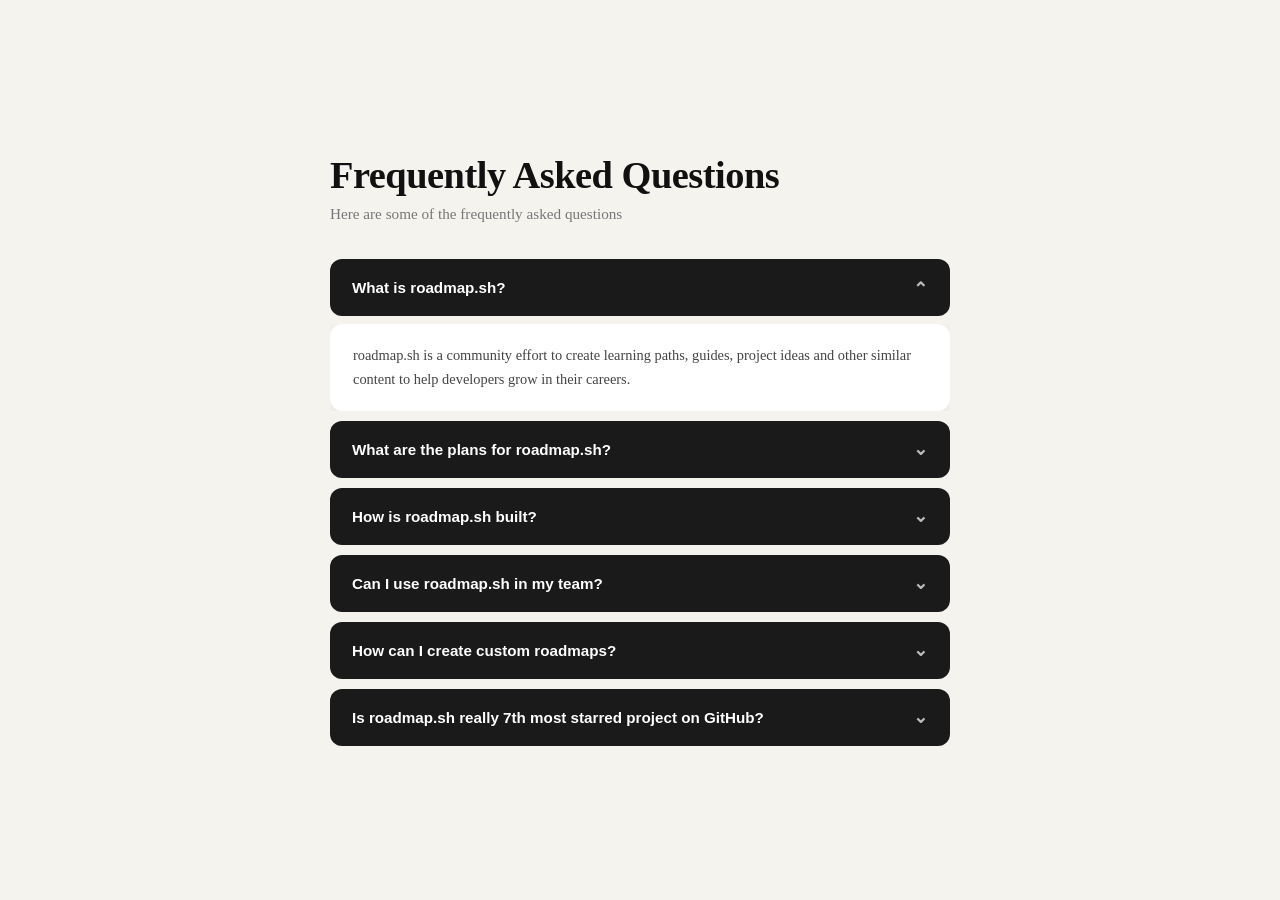
<file: accordion/index.html>
<!doctype html>
<html lang="en">
  <head>
    <meta charset="UTF-8" />
    <meta name="viewport" content="width=device-width, initial-scale=1.0" />
    <title>Accordion</title>
    <link rel="stylesheet" href="./style.css" />
  </head>
  <body>
    <section class="section-body">
      <div class="faq-container">
        <div class="faq-header">
          <h1>Frequently Asked Questions</h1>
          <p>Here are some of the frequently asked questions</p>
        </div>

        <div class="faq-list">
          <div class="faq-item open">
            <button class="faq-question">
              What is roadmap.sh?
              <span class="faq-icon">&#8964;</span>
            </button>
            <div class="faq-answer-wrapper">
              <div class="faq-answer-inner">
                <div class="faq-answer">
                  roadmap.sh is a community effort to create learning paths,
                  guides, project ideas and other similar content to help
                  developers grow in their careers.
                </div>
              </div>
            </div>
          </div>

          <div class="faq-item">
            <button class="faq-question">
              What are the plans for roadmap.sh?
              <span class="faq-icon">&#8964;</span>
            </button>
            <div class="faq-answer-wrapper">
              <div class="faq-answer-inner">
                <div class="faq-answer">
                  We plan to keep adding more roadmaps, best practices, and
                  guides. The community drives the direction, so feel free to
                  contribute or suggest new content.
                </div>
              </div>
            </div>
          </div>

          <div class="faq-item">
            <button class="faq-question">
              How is roadmap.sh built?
              <span class="faq-icon">&#8964;</span>
            </button>
            <div class="faq-answer-wrapper">
              <div class="faq-answer-inner">
                <div class="faq-answer">
                  roadmap.sh is built using Next.js, with content stored in
                  markdown files on GitHub. The roadmap diagrams are
                  custom-built using a specialized rendering engine.
                </div>
              </div>
            </div>
          </div>

          <div class="faq-item">
            <button class="faq-question">
              Can I use roadmap.sh in my team?
              <span class="faq-icon">&#8964;</span>
            </button>
            <div class="faq-answer-wrapper">
              <div class="faq-answer-inner">
                <div class="faq-answer">
                  Absolutely! roadmap.sh is open source and free to use. You can
                  share it with your team, embed it in your docs, or even fork
                  it for internal use.
                </div>
              </div>
            </div>
          </div>

          <div class="faq-item">
            <button class="faq-question">
              How can I create custom roadmaps?
              <span class="faq-icon">&#8964;</span>
            </button>
            <div class="faq-answer-wrapper">
              <div class="faq-answer-inner">
                <div class="faq-answer">
                  You can create and share custom roadmaps using the built-in
                  roadmap editor. Sign in with your GitHub account to get
                  started.
                </div>
              </div>
            </div>
          </div>

          <div class="faq-item">
            <button class="faq-question">
              Is roadmap.sh really 7th most starred project on GitHub?
              <span class="faq-icon">&#8964;</span>
            </button>
            <div class="faq-answer-wrapper">
              <div class="faq-answer-inner">
                <div class="faq-answer">
                  Yes! roadmap.sh is one of the most starred repositories on
                  GitHub, with millions of developers using it to guide their
                  learning journeys.
                </div>
              </div>
            </div>
          </div>
        </div>
      </div>
    </section>
  </body>
  <script src="./accordion.js"></script>
</html>
</file>
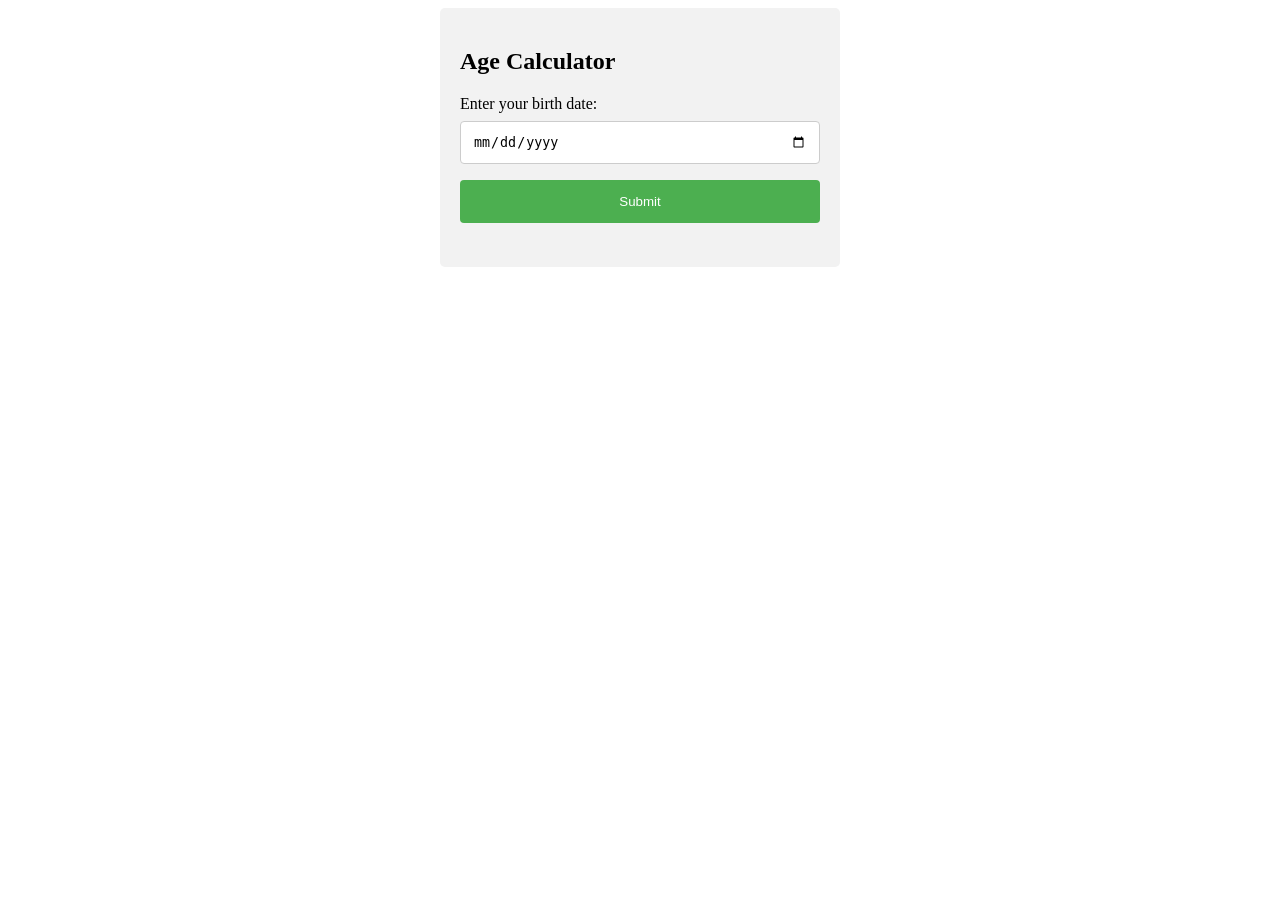
<file: age-calculator/age.html>
<!doctype html>
<html lang="en">
  <head>
    <meta charset="UTF-8" />
    <meta name="viewport" content="width=device-width, initial-scale=1.0" />
    <title>Age calculator</title>
  </head>
  <style>
.container {
    max-width: 400px;
    margin: 0 auto;
}
form {
  border-radius: 5px;
  background-color: #f2f2f2;
  padding: 20px;
}

label {display: block;}

input[type=date] {
  width: 100%;
  padding: 12px;
  margin: 8px 0;
  display: inline-block;
  border: 1px solid #ccc;
  border-radius: 4px;
  box-sizing: border-box;
}

input[type=submit] {
  width: 100%;
  background-color: #4CAF50;
  color: white;
  padding: 14px;
  margin: 8px 0;
  border: none;
  border-radius: 4px;
  cursor: pointer;
}

input[type=submit]:hover {
  background-color: #45a049;
}
</style>
  <body>
    <div class="container">
      <div class="wrapper">
        <form>
          <h2>Age Calculator</h2>
          <label>Enter your birth date:</label>
          <input type="date" id="birthday"/>
          <input type="submit" value="Submit"></input>
          <p></p>
        </form>
      </div>
    </div>
    <script>
        const input = document.getElementById("birthday");
        let current = new Date();
        
    </script>
  </body>
</html>
</file>
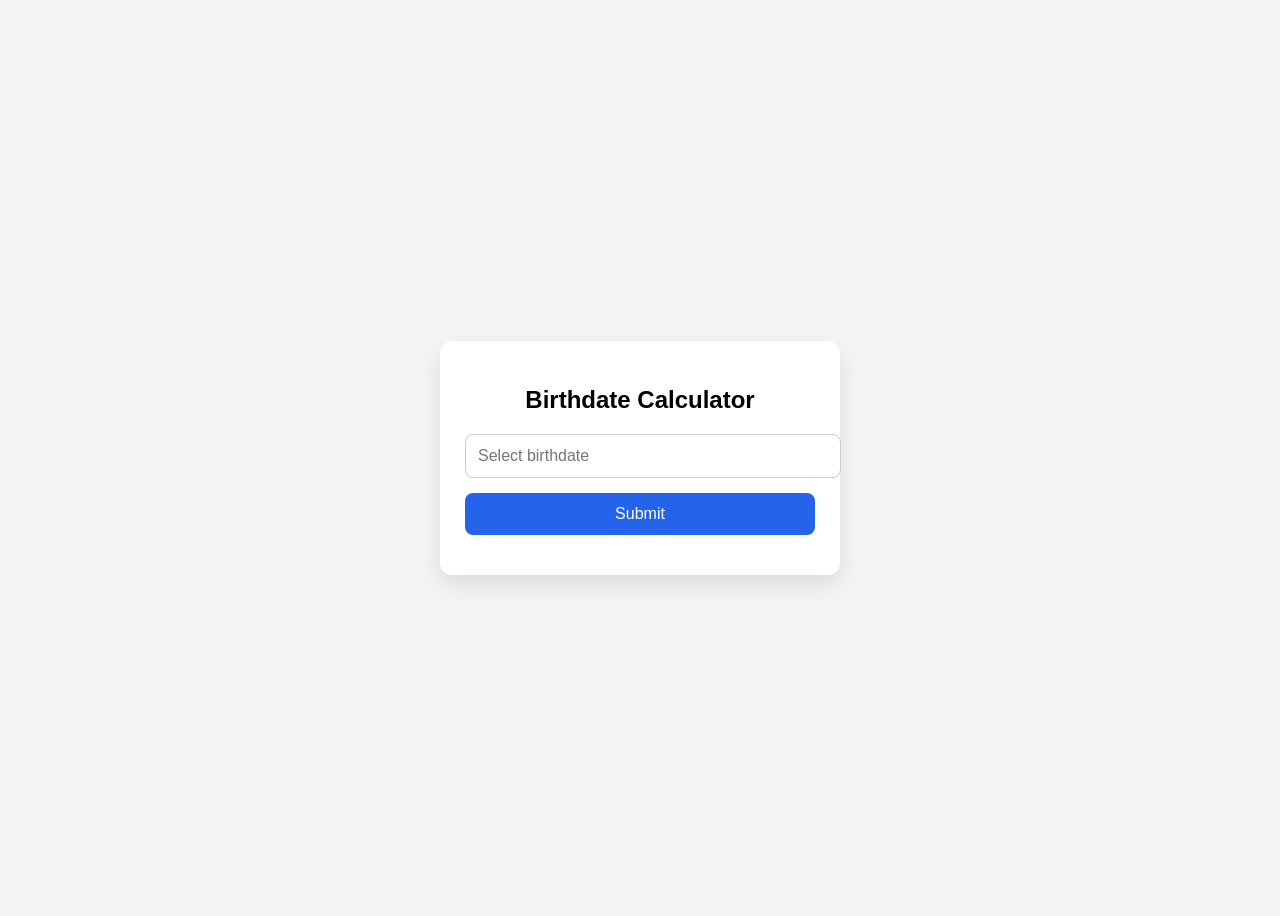
<file: age-calculator/demo2/demo2.html>
<!DOCTYPE html>
<html lang="en">
<head>
<meta charset="UTF-8">
<meta name="viewport" content="width=device-width, initial-scale=1.0">
<title>Birthdate Form</title>

<style>
  body {
    font-family: Arial, sans-serif;
    background: #f3f4f6;
    display: flex;
    justify-content: center;
    align-items: center;
    height: 100vh;
  }

  .card {
    background: #fff;
    padding: 25px;
    border-radius: 12px;
    box-shadow: 0 10px 25px rgba(0,0,0,0.1);
    width: 350px;
    max-width: 95%;
  }

  h2 {
    text-align: center;
    margin-bottom: 20px;
  }

  .input-group {
    position: relative;
  }

  input {
    width: 100%;
    padding: 12px;
    border-radius: 8px;
    border: 1px solid #ccc;
    font-size: 16px;
  }

  button {
    margin-top: 15px;
    width: 100%;
    padding: 12px;
    background: #2563eb;
    color: white;
    border: none;
    border-radius: 8px;
    font-size: 16px;
    cursor: pointer;
  }

  button:hover {
    background: #1e40af;
  }

  .result {
    margin-top: 15px;
    text-align: center;
    font-weight: bold;
  }

  /* Datepicker */
  .calendar {
    position: absolute;
    top: 45px;
    left: 0;
    background: white;
    border: 1px solid #ddd;
    border-radius: 10px;
    padding: 10px;
    display: none;
    z-index: 10;
    width: 100%;
  }

  .calendar header {
    display: flex;
    justify-content: space-between;
    margin-bottom: 8px;
  }

  .calendar button {
    background: none;
    color: black;
    padding: 5px;
    width: auto;
  }

  .days {
    display: grid;
    grid-template-columns: repeat(7, 1fr);
    gap: 5px;
  }

  .day {
    padding: 8px;
    text-align: center;
    border-radius: 6px;
    cursor: pointer;
  }

  .day:hover {
    background: #2563eb;
    color: white;
  }

  @media(max-width:500px){
    .card{
      width:100%;
    }
  }
</style>
</head>

<body>

<div class="card">
  <h2>Birthdate Calculator</h2>

  <form id="form">
    <div class="input-group">
      <input type="text" id="dateInput" placeholder="Select birthdate" readonly>
      <div class="calendar" id="calendar"></div>
    </div>

    <button type="submit">Submit</button>
  </form>

  <div class="result" id="result"></div>
</div>

<script>
const input = document.getElementById("dateInput");
const calendar = document.getElementById("calendar");
let current = new Date();

input.addEventListener("click", () => {
  calendar.style.display = "block";
  renderCalendar();
});

function renderCalendar() {
  calendar.innerHTML = "";

  const year = current.getFullYear();
  const month = current.getMonth();

  const header = document.createElement("header");

  const prev = document.createElement("button");
  prev.textContent = "<";
  prev.onclick = () => {
    current.setMonth(current.getMonth() - 1);
    renderCalendar();
  };

  const next = document.createElement("button");
  next.textContent = ">";
  next.onclick = () => {
    current.setMonth(current.getMonth() + 1);
    renderCalendar();
  };

  const title = document.createElement("span");
  title.textContent = `${current.toLocaleString("default",{month:"long"})} ${year}`;

  header.append(prev, title, next);
  calendar.appendChild(header);

  const daysContainer = document.createElement("div");
  daysContainer.className = "days";

  const firstDay = new Date(year, month, 1).getDay();
  const totalDays = new Date(year, month + 1, 0).getDate();

  for(let i=0;i<firstDay;i++){
    daysContainer.appendChild(document.createElement("div"));
  }

  for(let day=1; day<=totalDays; day++){
    const d = document.createElement("div");
    d.className = "day";
    d.textContent = day;

    d.onclick = () => {
      const selected = new Date(year, month, day);
      input.value = selected.toISOString().split("T")[0];
      calendar.style.display = "none";
    };

    daysContainer.appendChild(d);
  }

  calendar.appendChild(daysContainer);
}

// Close if clicked outside
document.addEventListener("click", e => {
  if(!calendar.contains(e.target) && e.target !== input){
    calendar.style.display = "none";
  }
});

// Form submit
document.getElementById("form").addEventListener("submit", e => {
  e.preventDefault();
  const value = input.value;
  const result = document.getElementById("result");

  if(!value){
    result.textContent = "Please select a birthdate.";
    result.style.color = "red";
    return;
  }

  const birth = new Date(value);
  const today = new Date();

  if(birth > today){
    result.textContent = "Birthdate cannot be in the future.";
    result.style.color = "red";
    return;
  }

  let age = today.getFullYear() - birth.getFullYear();
  const m = today.getMonth() - birth.getMonth();

  if(m < 0 || (m === 0 && today.getDate() < birth.getDate())){
    age--;
  }

  result.style.color = "green";
  result.textContent = `You selected: ${value} | Age: ${age}`;
});
</script>

</body>
</html>
</file>
<file: accordion/style.css>
* {
  margin: 0;
  padding: 0;
  box-sizing: border-box;
}

.section-body {
  background: #f5f3ee;
  min-height: 100vh;
  display: flex;
  align-items: center;
  justify-content: center;
  padding: 40px 20px;
}

.faq-container {
  max-width: 620px;
  width: 100%;
}

.faq-header {
  margin-bottom: 36px;
}

.faq-header h1 {
  font-size: 2.4rem;
  font-weight: 800;
  color: #111;
  letter-spacing: -0.5px;
  line-height: 1.1;
}

.faq-header p {
  margin-top: 8px;
  font-size: 0.95rem;
  color: #777;
  font-weight: 300;
}

.faq-list {
  display: flex;
  flex-direction: column;
  gap: 10px;
}

.faq-item {
  display: flex;
  flex-direction: column;
}

.faq-question {
  width: 100%;
  border: none;
  font-size: 0.95rem;
  font-weight: 600;
  text-align: left;
  cursor: pointer;
  display: flex;
  align-items: center;
  justify-content: space-between;
  gap: 12px;
  padding: 18px 22px;
  background: #1a1a1a;
  color: #fff;
  border-radius: 12px;
}

.faq-question:hover {
  background: #2d2d2d;
}

.faq-icon {
  flex-shrink: 0;
  font-size: 1.1rem;
  opacity: 0.7;
  transition: transform 0.35s cubic-bezier(0.34, 1.56, 0.64, 1);
  display: inline-block;
}

.faq-item.open .faq-icon {
  transform: rotate(180deg);
}

.faq-answer-wrapper {
  display: grid;
  grid-template-rows: 0fr;
  transition:
    grid-template-rows 0.35s ease,
    margin-top 0.3s ease;
  margin-top: 0;
}

.faq-item.open .faq-answer-wrapper {
  grid-template-rows: 1fr;
  margin-top: 8px;
}

.faq-answer-inner {
  overflow: hidden;
}

.faq-answer {
  padding: 18px 22px;
  font-size: 0.9rem;
  line-height: 1.7;
  color: #444;
  font-weight: 400;
  background: #ffffff;
  border: 1px solid #ffffff;
  border-radius: 12px;
  box-shadow: 0 2px 12px rgba(0, 0, 0, 0.06);
}
</file>
